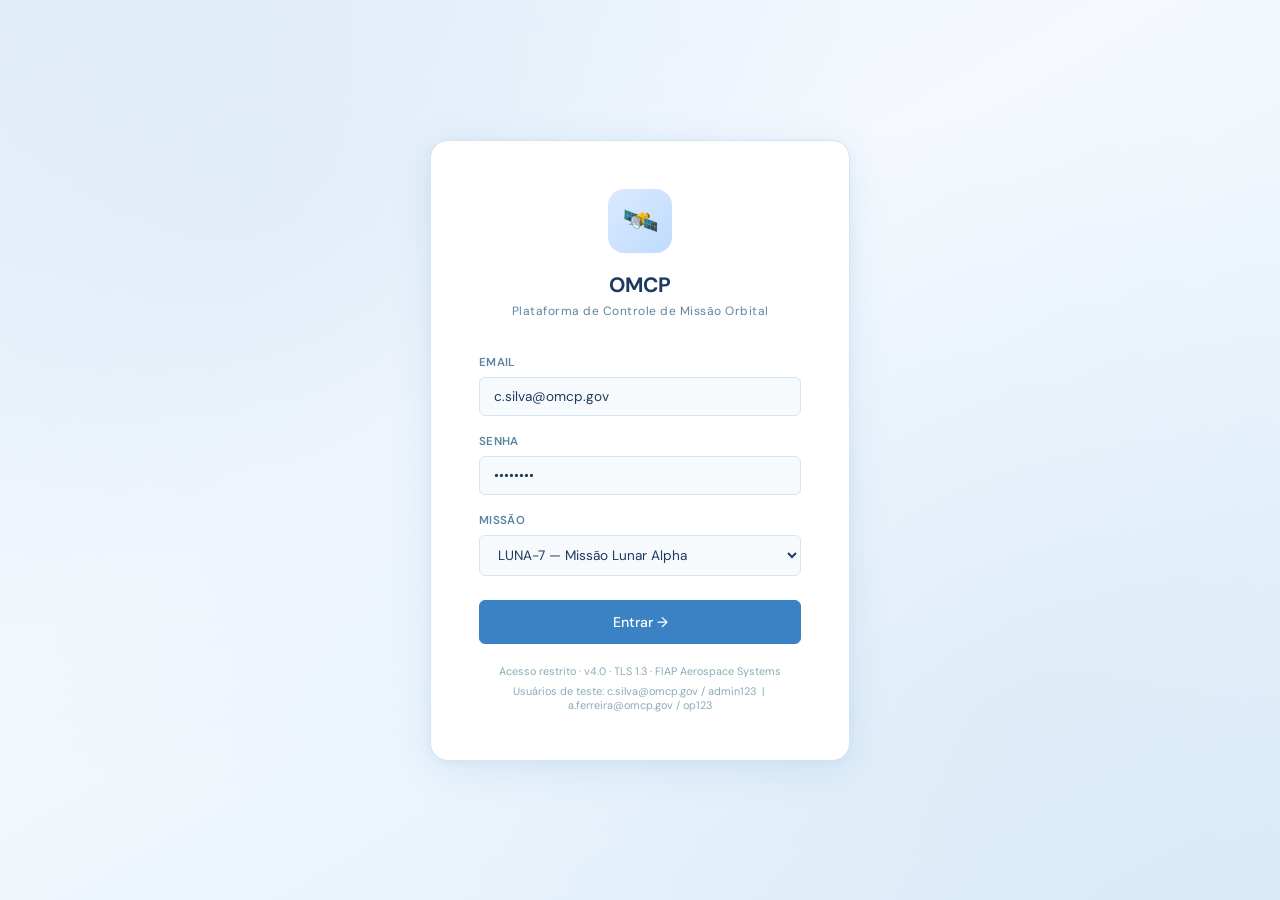
<file: pages/login.html>
<!DOCTYPE html>
<html lang="pt-BR">
<head>
  <meta charset="UTF-8">
  <meta name="viewport" content="width=device-width, initial-scale=1.0">
  <title>Login — OMCP</title>
  <link rel="stylesheet" href="/css/variables.css">
  <link rel="stylesheet" href="/css/layout.css">
  <link rel="stylesheet" href="/css/components.css">
  <link rel="stylesheet" href="/css/login.css">
</head>
<body>
<div class="screen active" id="screen-login">
  <div class="login-box">
    <div class="login-logo">
      <div class="login-logo-icon">🛰️</div>
      <h1>OMCP</h1>
      <p>Plataforma de Controle de Missão Orbital</p>
    </div>
    <div id="login-erro" style="display:none;padding:10px 14px;background:rgba(220,38,38,0.07);
      border:1px solid rgba(220,38,38,0.25);border-radius:var(--radius-sm);
      color:var(--critical);font-size:0.78rem;margin-bottom:14px;"></div>
    <div class="form-group">
      <label class="form-label">Email</label>
      <input class="form-input" id="email" type="text" value="c.silva@omcp.gov" />
    </div>
    <div class="form-group">
      <label class="form-label">Senha</label>
      <input class="form-input" id="senha" type="password" value="admin123" />
    </div>
    <div class="form-group">
      <label class="form-label">Missão</label>
      <select class="form-select" id="missao">
        <option value="LUNA-7">LUNA-7 — Missão Lunar Alpha</option>
        <option value="MARS-3">MARS-3 — Exploração Marciana</option>
        <option value="ISS-Dock">ISS-Dock — Estação Orbital</option>
      </select>
    </div>
    <button class="btn btn-primary" id="btn-login"
      style="width:100%;padding:12px;font-size:0.88rem;margin-top:6px;">
      Entrar →
    </button>
    <div style="text-align:center;margin-top:20px;font-size:0.68rem;color:var(--muted)">
      Acesso restrito · v4.0 · TLS 1.3 · FIAP Aerospace Systems<br>
      <span style="margin-top:6px;display:block;">
        Usuários de teste: c.silva@omcp.gov / admin123 &nbsp;|&nbsp; a.ferreira@omcp.gov / op123
      </span>
    </div>
  </div>
</div>
<script type="module">
  import { post, setUsuario } from '/js/api.js';
  document.getElementById('btn-login').addEventListener('click', async () => {
    const email  = document.getElementById('email').value.trim();
    const senha  = document.getElementById('senha').value;
    const missao = document.getElementById('missao').value;
    const erro   = document.getElementById('login-erro');
    erro.style.display = 'none';
    const btn = document.getElementById('btn-login');
    btn.textContent = 'Autenticando...'; btn.disabled = true;
    const res = await post('/api/login', { email, senha, missao });
    if (res.ok) {
      setUsuario(res.usuario.email.split('@')[0]);
      localStorage.setItem('omcp_missao', missao);
      window.location.href = '/dashboard';
    } else {
      erro.textContent = res.erro || 'Credenciais inválidas';
      erro.style.display = 'block';
      btn.textContent = 'Entrar →'; btn.disabled = false;
    }
  });
  document.getElementById('senha').addEventListener('keydown', e => {
    if (e.key === 'Enter') document.getElementById('btn-login').click();
  });
</script>
</body>
</html>
</file>
<file: css/variables.css>
@import url('https://fonts.googleapis.com/css2?family=DM+Sans:wght@300;400;500;600&family=DM+Mono:wght@400;500&display=swap');

:root {
  --bg: #f0f5fb;
  --surface: #ffffff;
  --surface2: #f7fafd;
  --border: #d6e4f0;
  --border2: #b8d0e8;
  --accent: #3b82c4;
  --accent-light: #dbeafe;
  --accent-hover: #2d6da8;
  --accent2: #e05a5a;
  --accent3: #6b8fcf;
  --accent4: #3aaa7c;
  --yellow: #d97706;
  --text: #1e3a5f;
  --muted: #8aabb8;
  --muted2: #5a85a0;
  --critical: #dc2626;
  --high: #ea7c00;
  --medium: #d97706;
  --low: #3aaa7c;
  --font: 'DM Sans', sans-serif;
  --font-mono: 'DM Mono', monospace;
  --radius: 10px;
  --radius-sm: 6px;
}

* { box-sizing: border-box; margin: 0; padding: 0; }
html, body { width: 100%; height: 100%; background: var(--bg); font-family: var(--font); color: var(--text); overflow: hidden; }

::-webkit-scrollbar { width: 5px; }
::-webkit-scrollbar-track { background: var(--bg); }
::-webkit-scrollbar-thumb { background: var(--border2); border-radius: 8px; }

@keyframes pulse { 0%, 100% { opacity: 1; } 50% { opacity: 0.4; } }
@keyframes fadeIn { from { opacity: 0; transform: translateY(4px); } to { opacity: 1; transform: translateY(0); } }
</file>
<file: css/layout.css>
.screen { display: none; width: 100%; height: 100vh; flex-direction: column; }
.screen.active { display: flex; animation: fadeIn 0.2s ease; }

.topnav {
  display: flex; align-items: center; justify-content: space-between;
  padding: 0 28px; height: 58px;
  background: var(--surface);
  border-bottom: 1px solid var(--border);
  flex-shrink: 0;
  box-shadow: 0 1px 4px rgba(59,130,196,0.06);
}
.topnav .logo {
  color: var(--accent); font-size: 1rem; font-weight: 600;
  letter-spacing: 0.5px; display: flex; align-items: center; gap: 10px;
}
.topnav .logo-icon {
  width: 32px; height: 32px;
  background: var(--accent-light); border-radius: 8px;
  display: flex; align-items: center; justify-content: center;
  font-size: 16px;
}
.topnav .nav-links { display: flex; gap: 2px; }
.nav-btn {
  padding: 7px 14px;
  background: transparent; border: none;
  color: var(--muted2); font-family: var(--font); font-size: 0.82rem; font-weight: 500;
  cursor: pointer; transition: all 0.15s;
  border-radius: var(--radius-sm);
}
.nav-btn:hover { color: var(--accent); background: var(--accent-light); }
.nav-btn.active { color: var(--accent); background: var(--accent-light); }
.topnav .status-bar { display: flex; gap: 14px; align-items: center; font-size: 0.75rem; color: var(--muted2); }
.status-dot { width: 8px; height: 8px; border-radius: 50%; background: var(--accent4); animation: pulse 2.5s infinite; }

.content { flex: 1; overflow-y: auto; padding: 28px 32px; }

.grid2 { display: grid; grid-template-columns: 1fr 1fr; gap: 18px; }
.grid3 { display: grid; grid-template-columns: 1fr 1fr 1fr; gap: 18px; }
.grid4 { display: grid; grid-template-columns: 1fr 1fr 1fr 1fr; gap: 18px; }

.page-header { display: flex; align-items: center; justify-content: space-between; margin-bottom: 26px; }
.page-title { font-size: 0.72rem; font-weight: 500; letter-spacing: 1.5px; text-transform: uppercase; color: var(--muted); }
.page-title span { color: var(--text); display: block; font-size: 1.3rem; font-weight: 600; margin-top: 3px; letter-spacing: 0; text-transform: none; }

.mission-active {
  display: inline-flex; align-items: center; gap: 7px;
  padding: 5px 14px; border-radius: 20px;
  background: rgba(58,170,124,0.12); color: var(--accent4);
  font-size: 0.75rem; font-weight: 500;
  border: 1px solid rgba(58,170,124,0.25);
}
</file>
<file: css/components.css>
/* ── CARDS ── */
.card {
  background: var(--surface); border: 1px solid var(--border);
  border-radius: var(--radius); padding: 22px; margin-bottom: 18px;
  box-shadow: 0 1px 6px rgba(59,130,196,0.05);
}
.card-title {
  font-size: 0.75rem; font-weight: 600; letter-spacing: 0.5px;
  text-transform: uppercase; color: var(--muted2); margin-bottom: 18px;
  display: flex; align-items: center; gap: 8px;
}
.card-title::before {
  content: ''; width: 3px; height: 14px;
  background: var(--accent); border-radius: 2px; display: inline-block;
}

/* ── KPI CARDS ── */
.kpi {
  background: var(--surface); border: 1px solid var(--border);
  border-radius: var(--radius); padding: 18px 22px;
  position: relative; overflow: hidden;
  box-shadow: 0 1px 6px rgba(59,130,196,0.05);
  transition: box-shadow 0.15s;
}
.kpi:hover { box-shadow: 0 3px 12px rgba(59,130,196,0.1); }
.kpi::before {
  content: ''; position: absolute; top: 0; left: 0; right: 0; height: 3px;
  border-radius: var(--radius) var(--radius) 0 0;
}
.kpi.blue::before { background: var(--accent); }
.kpi.red::before { background: var(--critical); }
.kpi.green::before { background: var(--accent4); }
.kpi.yellow::before { background: var(--yellow); }
.kpi.purple::before { background: var(--accent3); }
.kpi-label { font-size: 0.7rem; font-weight: 500; text-transform: uppercase; letter-spacing: 0.5px; color: var(--muted2); margin-bottom: 10px; }
.kpi-value { font-size: 2rem; font-weight: 600; line-height: 1; }
.kpi.blue .kpi-value { color: var(--accent); }
.kpi.red .kpi-value { color: var(--critical); }
.kpi.green .kpi-value { color: var(--accent4); }
.kpi.yellow .kpi-value { color: var(--yellow); }
.kpi.purple .kpi-value { color: var(--accent3); }
.kpi-sub { font-size: 0.68rem; color: var(--muted); margin-top: 8px; }

/* ── BUTTONS ── */
.btn {
  padding: 8px 18px; border: 1.5px solid; border-radius: var(--radius-sm);
  font-family: var(--font); font-size: 0.78rem; font-weight: 500;
  cursor: pointer; transition: all 0.15s;
}
.btn-primary { background: var(--accent); border-color: var(--accent); color: #fff; }
.btn-primary:hover { background: var(--accent-hover); border-color: var(--accent-hover); }
.btn-danger { background: rgba(220,38,38,0.08); border-color: rgba(220,38,38,0.35); color: var(--critical); }
.btn-danger:hover { background: rgba(220,38,38,0.14); }
.btn-success { background: rgba(58,170,124,0.1); border-color: rgba(58,170,124,0.35); color: var(--accent4); }
.btn-success:hover { background: rgba(58,170,124,0.18); }
.btn-warning { background: rgba(217,119,6,0.08); border-color: rgba(217,119,6,0.35); color: var(--yellow); }

/* ── SEVERITY BADGES ── */
.badge { display: inline-block; padding: 3px 9px; font-size: 0.65rem; font-weight: 600; border-radius: 20px; }
.badge-critical { background: rgba(220,38,38,0.1); color: var(--critical); border: 1px solid rgba(220,38,38,0.25); }
.badge-high { background: rgba(234,124,0,0.1); color: var(--high); border: 1px solid rgba(234,124,0,0.25); }
.badge-medium { background: rgba(217,119,6,0.1); color: var(--medium); border: 1px solid rgba(217,119,6,0.25); }
.badge-low { background: rgba(58,170,124,0.1); color: var(--accent4); border: 1px solid rgba(58,170,124,0.25); }
.badge-ok { background: var(--accent-light); color: var(--accent); border: 1px solid rgba(59,130,196,0.25); }

/* ── TABLE ── */
.table { width: 100%; border-collapse: collapse; font-size: 0.82rem; }
.table th { padding: 10px 14px; text-align: left; font-size: 0.68rem; font-weight: 600; letter-spacing: 0.5px; text-transform: uppercase; color: var(--muted2); border-bottom: 2px solid var(--border); background: var(--surface2); }
.table td { padding: 11px 14px; border-bottom: 1px solid var(--border); vertical-align: middle; }
.table tr:hover td { background: var(--accent-light); }
.user-row td:nth-child(3) { color: var(--accent); }

/* ── CHART BARS ── */
.chart-bar { height: 180px; display: flex; align-items: flex-end; gap: 8px; padding-top: 16px; }
.bar { flex: 1; display: flex; flex-direction: column; align-items: center; gap: 5px; }
.bar-fill { width: 100%; border-radius: 4px 4px 0 0; transition: height 0.4s ease; }
.bar-label { font-size: 0.6rem; color: var(--muted); }

/* ── SENSOR GAUGE ── */
.gauge-row { display: flex; align-items: center; gap: 14px; padding: 11px 0; border-bottom: 1px solid var(--border); }
.gauge-name { width: 165px; font-size: 0.78rem; color: var(--text); }
.gauge-bar-wrap { flex: 1; height: 8px; background: var(--bg); border-radius: 8px; overflow: hidden; }
.gauge-bar-fill { height: 100%; border-radius: 8px; transition: width 0.4s ease; }
.gauge-val { width: 72px; text-align: right; font-size: 0.78rem; font-weight: 600; font-family: var(--font-mono); }
.gauge-status { width: 62px; text-align: right; }

/* ── ALERT ITEM ── */
.alert-item {
  display: flex; align-items: flex-start; gap: 16px;
  padding: 14px 16px; border: 1px solid var(--border); border-radius: var(--radius-sm);
  margin-bottom: 10px; background: var(--surface2); cursor: pointer; transition: all 0.15s;
}
.alert-item:hover { border-color: var(--border2); background: #f0f7ff; }
.alert-item.critical { border-left: 3px solid var(--critical); }
.alert-item.high { border-left: 3px solid var(--high); }
.alert-item.medium { border-left: 3px solid var(--medium); }
.alert-item.low { border-left: 3px solid var(--accent4); }
.alert-icon { font-size: 1.2rem; margin-top: 2px; }
.alert-body { flex: 1; }
.alert-title { font-size: 0.85rem; font-weight: 500; margin-bottom: 5px; }
.alert-meta { font-size: 0.68rem; color: var(--muted2); font-family: var(--font-mono); }

/* ── LOG ENTRY ── */
.log-entry { display: flex; gap: 16px; padding: 8px 0; border-bottom: 1px solid var(--border); font-size: 0.78rem; }
.log-time { color: var(--accent); width: 145px; flex-shrink: 0; font-family: var(--font-mono); font-size: 0.72rem; }
.log-user { color: var(--accent3); width: 120px; flex-shrink: 0; font-weight: 500; }
.log-action { color: var(--text); }

/* ── FORM ── */
.form-group { margin-bottom: 18px; }
.form-label { display: block; font-size: 0.72rem; font-weight: 600; letter-spacing: 0.3px; color: var(--muted2); margin-bottom: 7px; text-transform: uppercase; }
.form-input {
  width: 100%; padding: 10px 14px;
  background: var(--surface2); border: 1.5px solid var(--border);
  border-radius: var(--radius-sm); color: var(--text);
  font-family: var(--font); font-size: 0.85rem;
  transition: border-color 0.15s;
}
.form-input:focus { outline: none; border-color: var(--accent); background: #fff; }
.form-select {
  width: 100%; padding: 10px 14px;
  background: var(--surface2); border: 1.5px solid var(--border);
  border-radius: var(--radius-sm); color: var(--text);
  font-family: var(--font); font-size: 0.85rem;
}
.form-select:focus { outline: none; border-color: var(--accent); }

/* ── SPARKLINE SVG ── */
.sparkline { width: 100%; height: 60px; }

/* ── PROGRESS RING ── */
.ring-container { display: flex; justify-content: center; align-items: center; flex-direction: column; gap: 8px; }
.ring-label { font-size: 0.65rem; letter-spacing: 1px; color: var(--muted2); text-transform: uppercase; }
.ring-value { font-size: 1.4rem; font-weight: 600; color: var(--accent4); }

/* ── TOAST ── */
.toast {
  position: fixed; bottom: 28px; right: 28px;
  padding: 12px 20px; border-radius: var(--radius);
  font-size: 0.82rem; font-weight: 500;
  background: var(--surface); border: 1px solid var(--border);
  box-shadow: 0 4px 16px rgba(59,130,196,0.15);
  transform: translateY(80px); opacity: 0;
  transition: all 0.25s ease; z-index: 9999; pointer-events: none;
}
.toast.show { transform: translateY(0); opacity: 1; }
.toast-ok      { border-color: rgba(58,170,124,0.4); color: var(--accent4); }
.toast-erro    { border-color: rgba(220,38,38,0.4);  color: var(--critical); }
.toast-info    { border-color: rgba(59,130,196,0.4); color: var(--accent); }

/* ── MODAL FORM ── */
.modal-form .form-group { margin-bottom: 14px; }
.modal-actions { display: flex; gap: 8px; margin-top: 20px; }
.modal-actions .btn { flex: 1; padding: 10px; }

/* ── BADGE STATUS ALERTA ── */
.badge-confirmado { background:rgba(107,143,207,0.1);color:var(--accent3);border:1px solid rgba(107,143,207,0.3); }
.badge-escalado   { background:rgba(217,119,6,0.1);  color:var(--yellow); border:1px solid rgba(217,119,6,0.3); }
.badge-fechado    { background:rgba(138,171,184,0.1);color:var(--muted2); border:1px solid rgba(138,171,184,0.3); }

/* ── EMPTY STATE ── */
.empty { text-align:center; padding:40px; color:var(--muted); font-size:0.85rem; }

/* ── LOADING SPINNER ── */
.loading { text-align:center; padding:30px; color:var(--muted2); font-size:0.82rem; }
</file>
<file: css/login.css>
#screen-login {
  align-items: center;
  justify-content: center;
  background: linear-gradient(150deg, #e8f1fb 0%, #f5f9fe 40%, #ddeef9 100%);
  position: relative;
}

#screen-login::before {
  content: '';
  position: absolute;
  inset: 0;
  background-image:
    radial-gradient(circle at 20% 20%, rgba(59,130,196,0.08) 0%, transparent 50%),
    radial-gradient(circle at 80% 80%, rgba(107,143,207,0.06) 0%, transparent 50%);
  pointer-events: none;
}

.login-box {
  width: 420px;
  padding: 48px;
  border-radius: 18px;
  border: 1px solid var(--border);
  background: var(--surface);
  box-shadow: 0 8px 40px rgba(59,130,196,0.12), 0 2px 8px rgba(59,130,196,0.06);
  position: relative;
}

.login-logo { text-align: center; margin-bottom: 36px; }
.login-logo-icon {
  width: 64px; height: 64px;
  background: linear-gradient(135deg, var(--accent-light), #bfdbfe);
  border-radius: 16px;
  display: flex; align-items: center; justify-content: center;
  font-size: 30px; margin: 0 auto 18px;
}
.login-logo h1 {
  color: var(--text); font-size: 1.3rem; font-weight: 700; letter-spacing: 0;
}
.login-logo p { color: var(--muted2); font-size: 0.75rem; letter-spacing: 0.5px; margin-top: 5px; }
</file>
